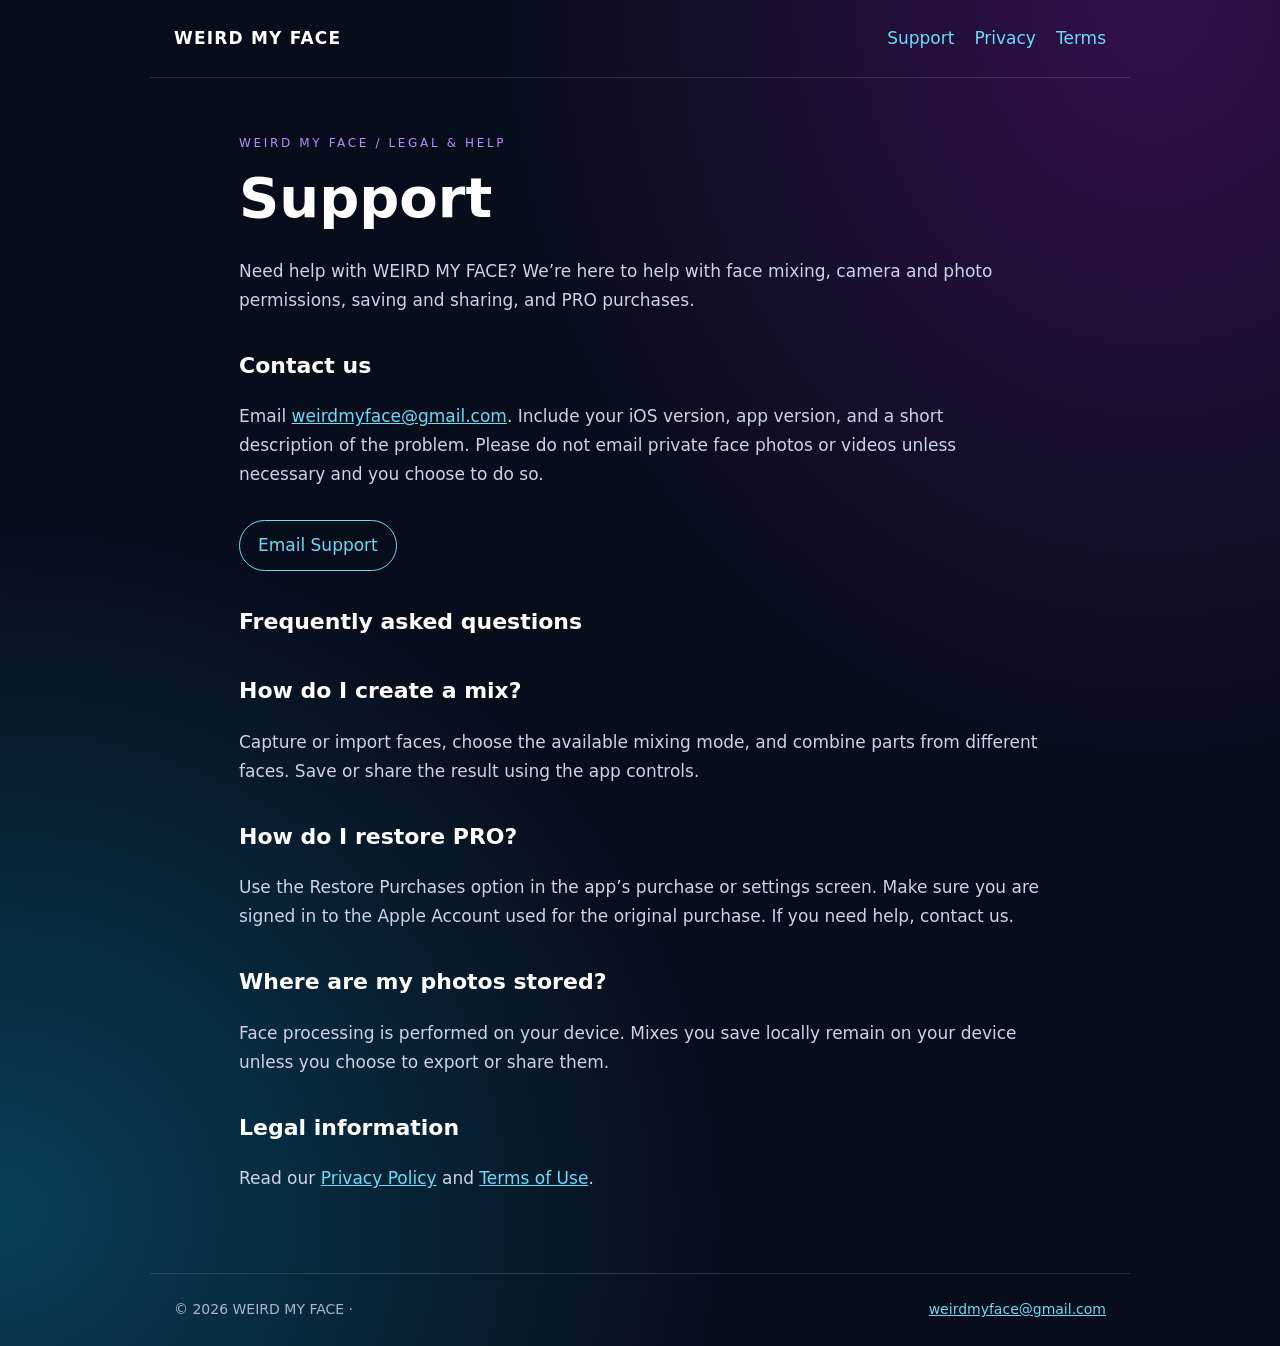
<file: index.html>
<!doctype html><html lang="en"><head><meta charset="utf-8"><meta name="viewport" content="width=device-width,initial-scale=1"><meta name="description" content="WEIRD MY FACE — Support"><title>Support | WEIRD MY FACE</title><link rel="stylesheet" href="style.css"></head><body><header><a class="brand" href="index.html">WEIRD MY FACE</a><nav><a href="index.html">Support</a><a href="privacy.html">Privacy</a><a href="terms.html">Terms</a></nav></header><main><div class="eyebrow">WEIRD MY FACE / Legal & Help</div><h1>Support</h1><p>Need help with WEIRD MY FACE? We’re here to help with face mixing, camera and photo permissions, saving and sharing, and PRO purchases.</p><h2>Contact us</h2><p>Email <a href="mailto:weirdmyface@gmail.com">weirdmyface@gmail.com</a>. Include your iOS version, app version, and a short description of the problem. Please do not email private face photos or videos unless necessary and you choose to do so.</p><a class="pill" href="mailto:weirdmyface@gmail.com?subject=WEIRD%20MY%20FACE%20Support">Email Support</a><h2>Frequently asked questions</h2><h2>How do I create a mix?</h2><p>Capture or import faces, choose the available mixing mode, and combine parts from different faces. Save or share the result using the app controls.</p><h2>How do I restore PRO?</h2><p>Use the Restore Purchases option in the app’s purchase or settings screen. Make sure you are signed in to the Apple Account used for the original purchase. If you need help, contact us.</p><h2>Where are my photos stored?</h2><p>Face processing is performed on your device. Mixes you save locally remain on your device unless you choose to export or share them.</p><h2>Legal information</h2><p>Read our <a href="privacy.html">Privacy Policy</a> and <a href="terms.html">Terms of Use</a>.</p></main><footer>© 2026 WEIRD MY FACE · <a href="mailto:weirdmyface@gmail.com">weirdmyface@gmail.com</a></footer></body></html>
</file>
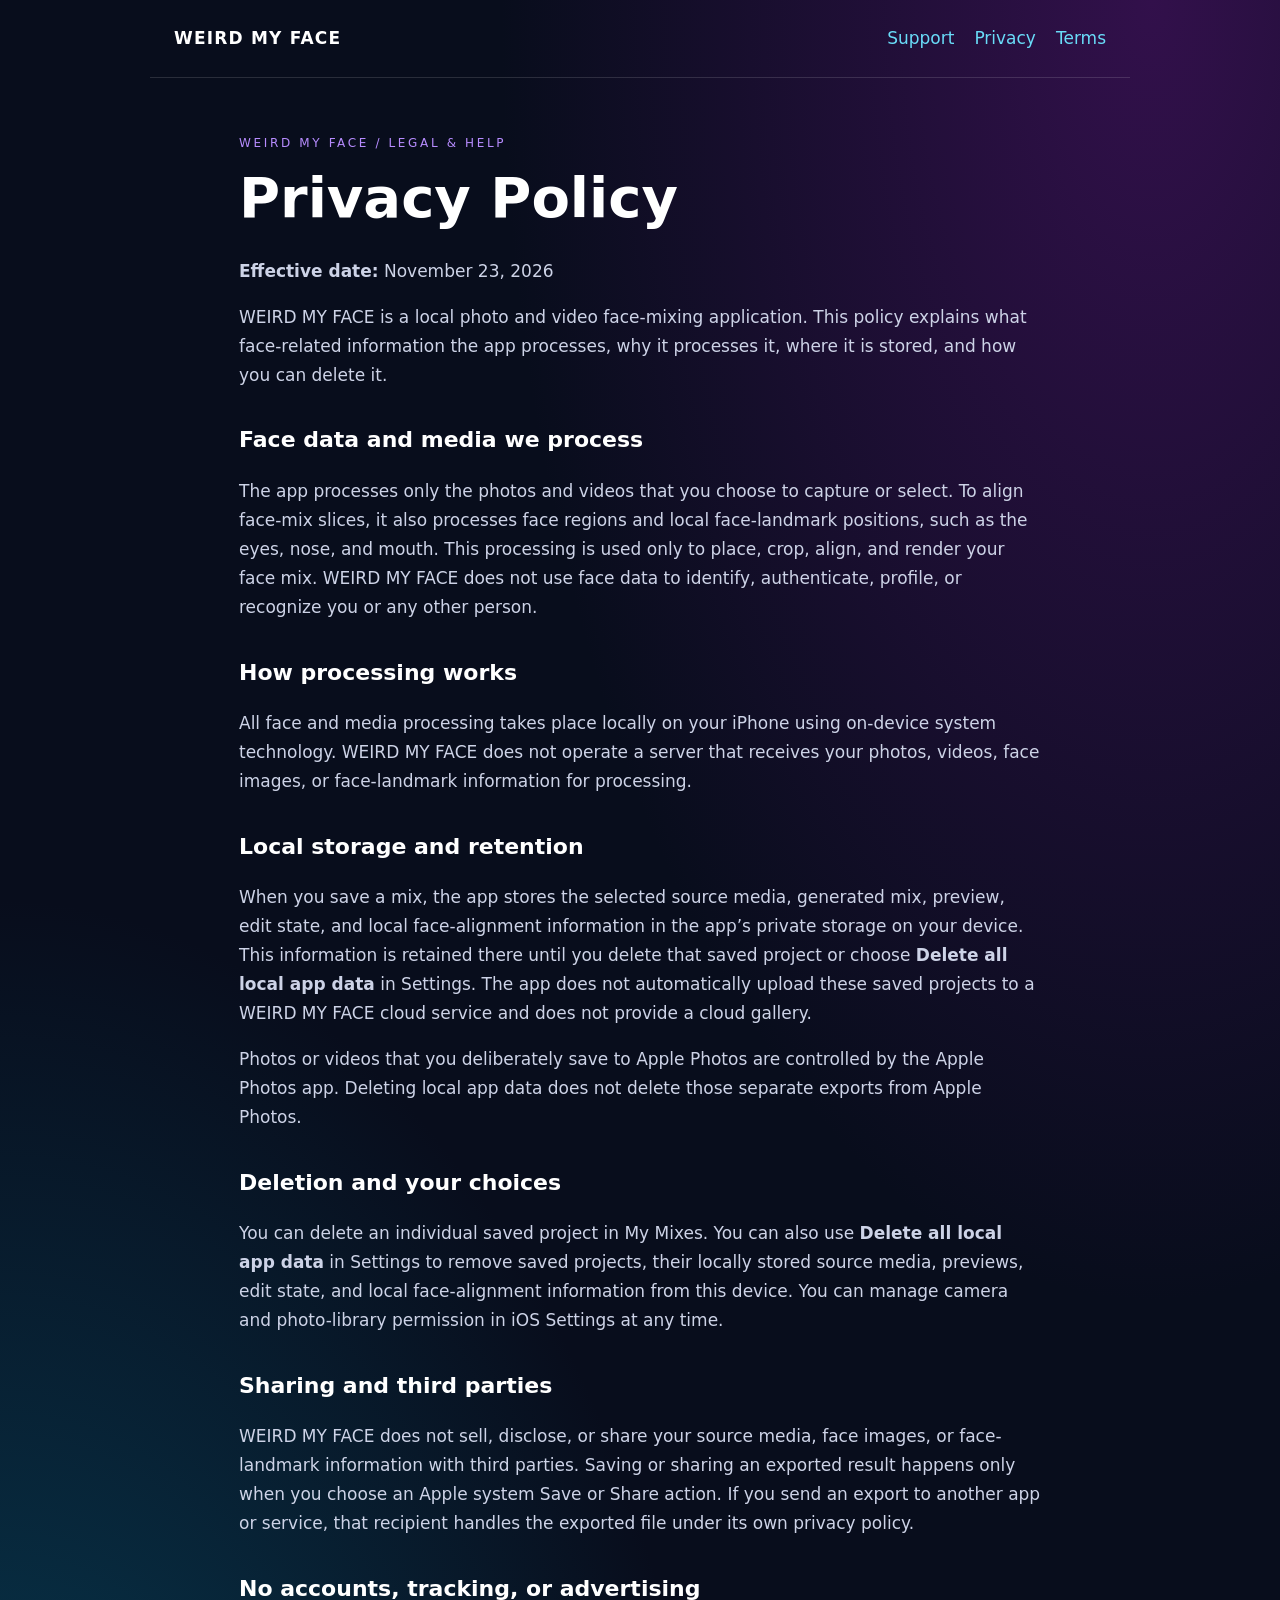
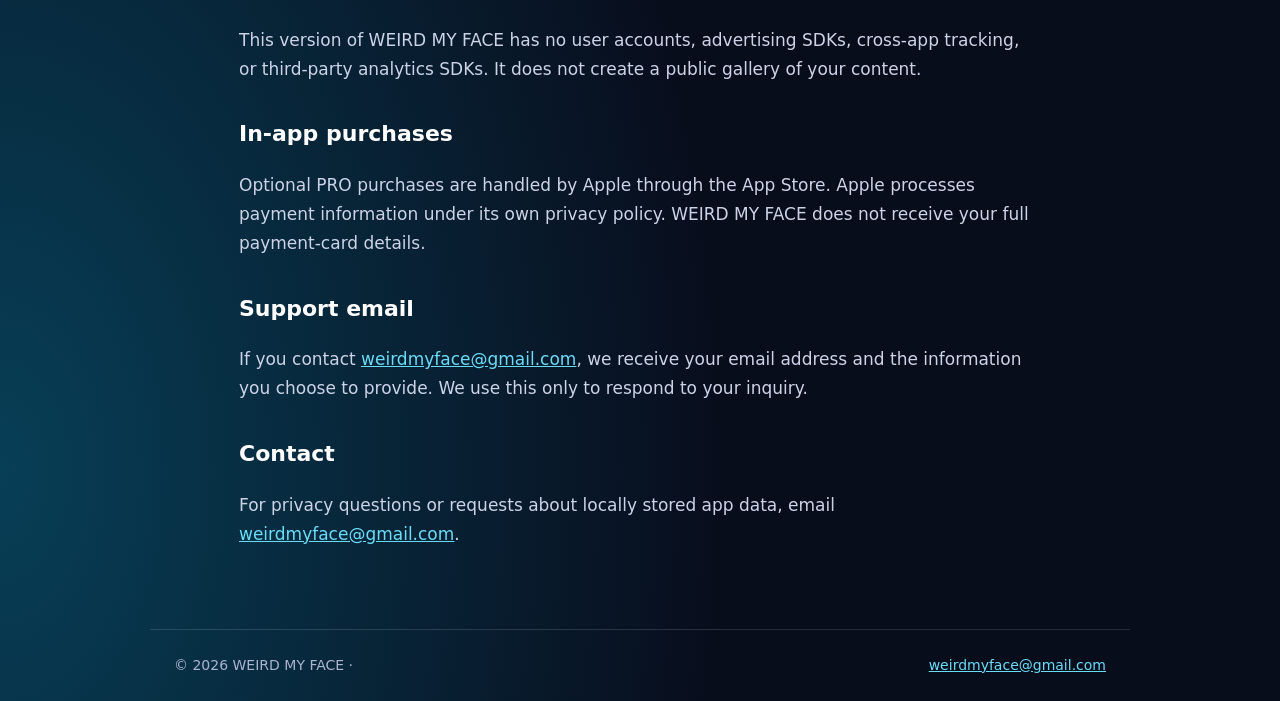
<file: privacy.html>
<!doctype html>
<html lang="en">
<head>
  <meta charset="utf-8">
  <meta name="viewport" content="width=device-width,initial-scale=1">
  <meta name="description" content="WEIRD MY FACE — Privacy Policy">
  <title>Privacy Policy | WEIRD MY FACE</title>
  <link rel="stylesheet" href="style.css">
</head>
<body>
  <header>
    <a class="brand" href="index.html">WEIRD MY FACE</a>
    <nav><a href="index.html">Support</a><a href="privacy.html">Privacy</a><a href="terms.html">Terms</a></nav>
  </header>
  <main>
    <div class="eyebrow">WEIRD MY FACE / Legal &amp; Help</div>
    <h1>Privacy Policy</h1>
    <p><strong>Effective date:</strong> November 23, 2026</p>
    <p>WEIRD MY FACE is a local photo and video face-mixing application. This policy explains what face-related information the app processes, why it processes it, where it is stored, and how you can delete it.</p>

    <h2>Face data and media we process</h2>
    <p>The app processes only the photos and videos that you choose to capture or select. To align face-mix slices, it also processes face regions and local face-landmark positions, such as the eyes, nose, and mouth. This processing is used only to place, crop, align, and render your face mix. WEIRD MY FACE does not use face data to identify, authenticate, profile, or recognize you or any other person.</p>

    <h2>How processing works</h2>
    <p>All face and media processing takes place locally on your iPhone using on-device system technology. WEIRD MY FACE does not operate a server that receives your photos, videos, face images, or face-landmark information for processing.</p>

    <h2>Local storage and retention</h2>
    <p>When you save a mix, the app stores the selected source media, generated mix, preview, edit state, and local face-alignment information in the app’s private storage on your device. This information is retained there until you delete that saved project or choose <strong>Delete all local app data</strong> in Settings. The app does not automatically upload these saved projects to a WEIRD MY FACE cloud service and does not provide a cloud gallery.</p>
    <p>Photos or videos that you deliberately save to Apple Photos are controlled by the Apple Photos app. Deleting local app data does not delete those separate exports from Apple Photos.</p>

    <h2>Deletion and your choices</h2>
    <p>You can delete an individual saved project in My Mixes. You can also use <strong>Delete all local app data</strong> in Settings to remove saved projects, their locally stored source media, previews, edit state, and local face-alignment information from this device. You can manage camera and photo-library permission in iOS Settings at any time.</p>

    <h2>Sharing and third parties</h2>
    <p>WEIRD MY FACE does not sell, disclose, or share your source media, face images, or face-landmark information with third parties. Saving or sharing an exported result happens only when you choose an Apple system Save or Share action. If you send an export to another app or service, that recipient handles the exported file under its own privacy policy.</p>

    <h2>No accounts, tracking, or advertising</h2>
    <p>This version of WEIRD MY FACE has no user accounts, advertising SDKs, cross-app tracking, or third-party analytics SDKs. It does not create a public gallery of your content.</p>

    <h2>In-app purchases</h2>
    <p>Optional PRO purchases are handled by Apple through the App Store. Apple processes payment information under its own privacy policy. WEIRD MY FACE does not receive your full payment-card details.</p>

    <h2>Support email</h2>
    <p>If you contact <a href="mailto:weirdmyface@gmail.com">weirdmyface@gmail.com</a>, we receive your email address and the information you choose to provide. We use this only to respond to your inquiry.</p>

    <h2>Contact</h2>
    <p>For privacy questions or requests about locally stored app data, email <a href="mailto:weirdmyface@gmail.com">weirdmyface@gmail.com</a>.</p>
  </main>
  <footer>© 2026 WEIRD MY FACE · <a href="mailto:weirdmyface@gmail.com">weirdmyface@gmail.com</a></footer>
</body>
</html>
</file>
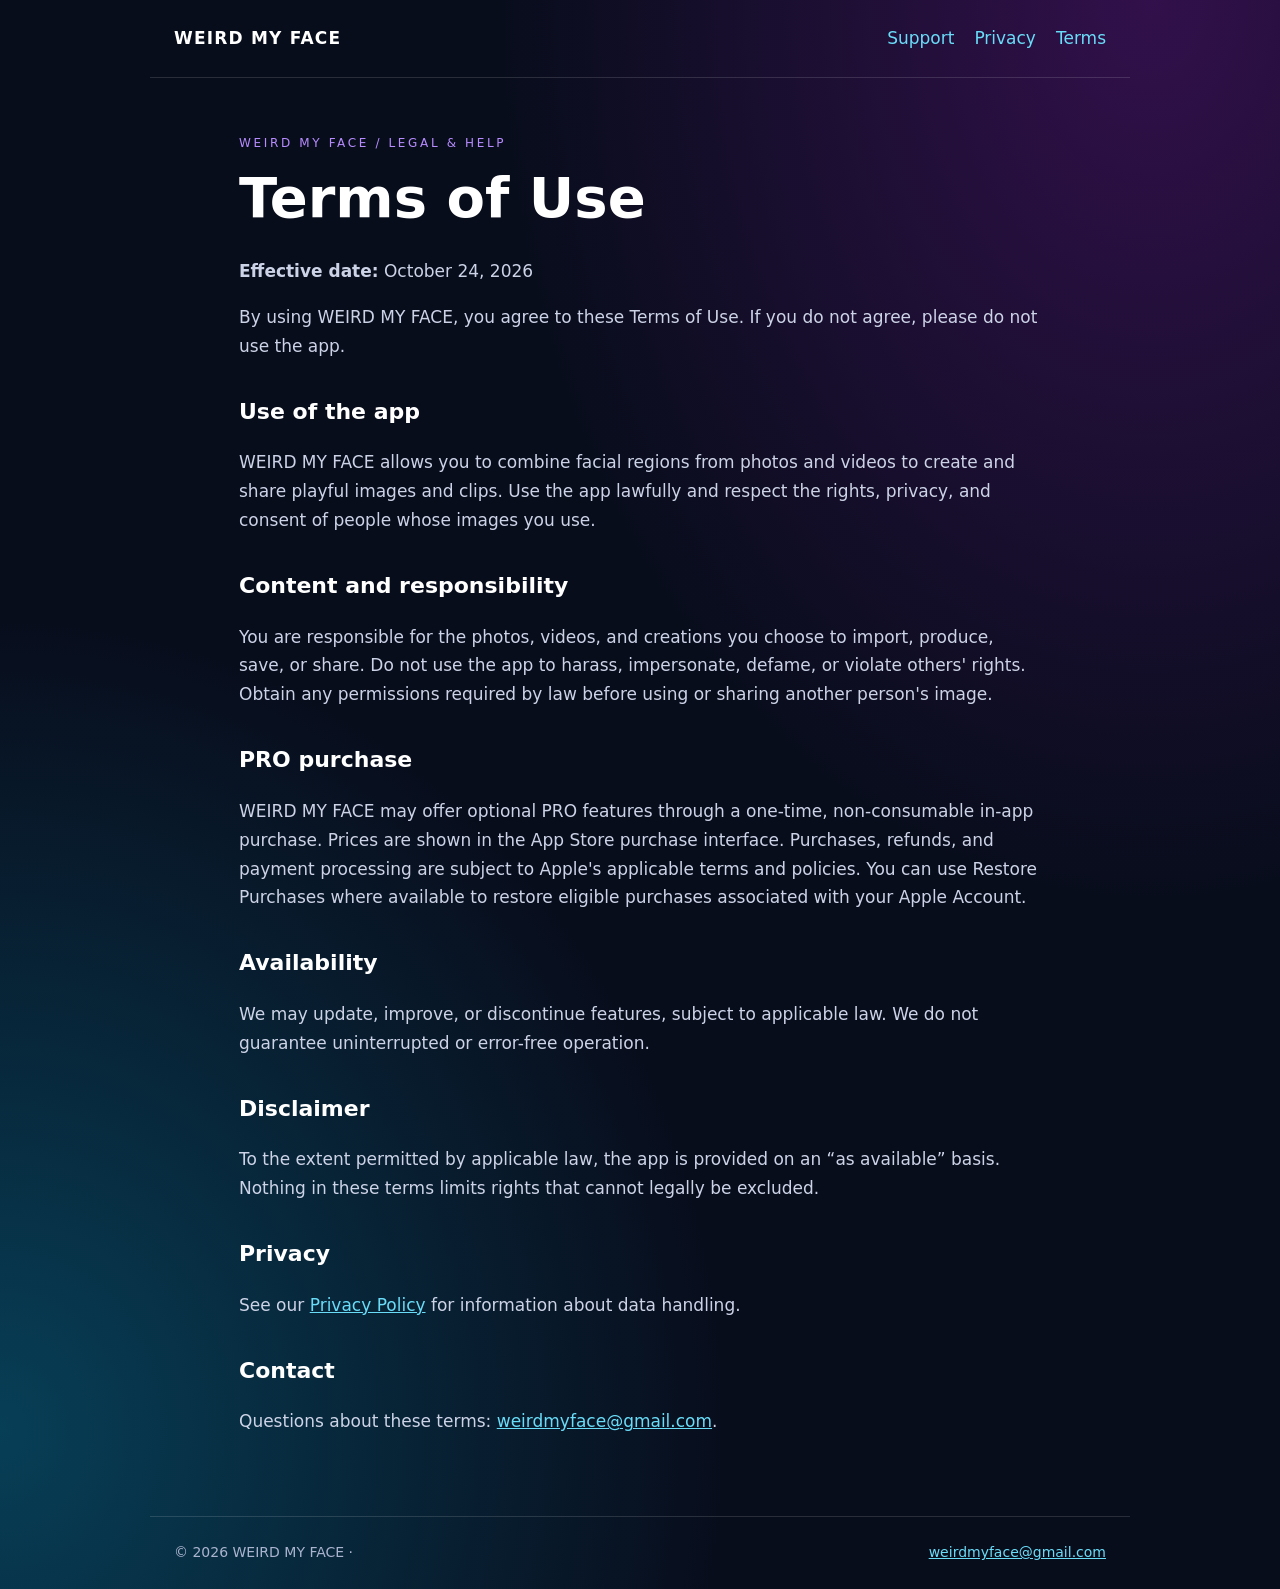
<file: terms.html>
<!doctype html><html lang="en"><head><meta charset="utf-8"><meta name="viewport" content="width=device-width,initial-scale=1"><meta name="description" content="WEIRD MY FACE — Terms of Use"><title>Terms of Use | WEIRD MY FACE</title><link rel="stylesheet" href="style.css"></head><body><header><a class="brand" href="index.html">WEIRD MY FACE</a><nav><a href="index.html">Support</a><a href="privacy.html">Privacy</a><a href="terms.html">Terms</a></nav></header><main><div class="eyebrow">WEIRD MY FACE / Legal & Help</div><h1>Terms of Use</h1><p><strong>Effective date:</strong> October 24, 2026</p><p>By using WEIRD MY FACE, you agree to these Terms of Use. If you do not agree, please do not use the app.</p><h2>Use of the app</h2><p>WEIRD MY FACE allows you to combine facial regions from photos and videos to create and share playful images and clips. Use the app lawfully and respect the rights, privacy, and consent of people whose images you use.</p><h2>Content and responsibility</h2><p>You are responsible for the photos, videos, and creations you choose to import, produce, save, or share. Do not use the app to harass, impersonate, defame, or violate others' rights. Obtain any permissions required by law before using or sharing another person's image.</p><h2>PRO purchase</h2><p>WEIRD MY FACE may offer optional PRO features through a one-time, non-consumable in-app purchase. Prices are shown in the App Store purchase interface. Purchases, refunds, and payment processing are subject to Apple's applicable terms and policies. You can use Restore Purchases where available to restore eligible purchases associated with your Apple Account.</p><h2>Availability</h2><p>We may update, improve, or discontinue features, subject to applicable law. We do not guarantee uninterrupted or error-free operation.</p><h2>Disclaimer</h2><p>To the extent permitted by applicable law, the app is provided on an “as available” basis. Nothing in these terms limits rights that cannot legally be excluded.</p><h2>Privacy</h2><p>See our <a href="privacy.html">Privacy Policy</a> for information about data handling.</p><h2>Contact</h2><p>Questions about these terms: <a href="mailto:weirdmyface@gmail.com">weirdmyface@gmail.com</a>.</p></main><footer>© 2026 WEIRD MY FACE · <a href="mailto:weirdmyface@gmail.com">weirdmyface@gmail.com</a></footer></body></html>
</file>
<file: style.css>
:root{color-scheme:dark}*{box-sizing:border-box}body{margin:0;background:radial-gradient(ellipse at 90% 0%,#32104b 0%,transparent 40%),radial-gradient(ellipse at 0% 90%,#073f57 0%,transparent 40%),#080d1c;color:#e9eaf5;font:17px/1.7 system-ui,-apple-system,Segoe UI,sans-serif;min-height:100vh}header,footer{max-width:980px;margin:auto;padding:24px;display:flex;justify-content:space-between;align-items:center;gap:16px;flex-wrap:wrap}header{border-bottom:1px solid #ffffff22}.brand{font-weight:900;letter-spacing:.07em;color:#fff}nav{display:flex;gap:20px;flex-wrap:wrap}a{color:#69dcf8}nav a,.brand{text-decoration:none}nav a:hover,a:hover{text-decoration:underline}main{max-width:850px;margin:55px auto 80px;padding:0 24px}h1{font-size:clamp(34px,6vw,56px);line-height:1.1;margin:14px 0 28px;color:white}h2{font-size:22px;color:#fff;margin-top:32px}p,li{color:#cdd3e7}.eyebrow{font-size:12px;letter-spacing:.22em;text-transform:uppercase;color:#b78cff}footer{border-top:1px solid #ffffff22;font-size:14px;color:#abb4cf}.pill{display:inline-block;padding:10px 18px;border:1px solid #69dcf8;border-radius:40px;text-decoration:none;margin-top:14px}
</file>
